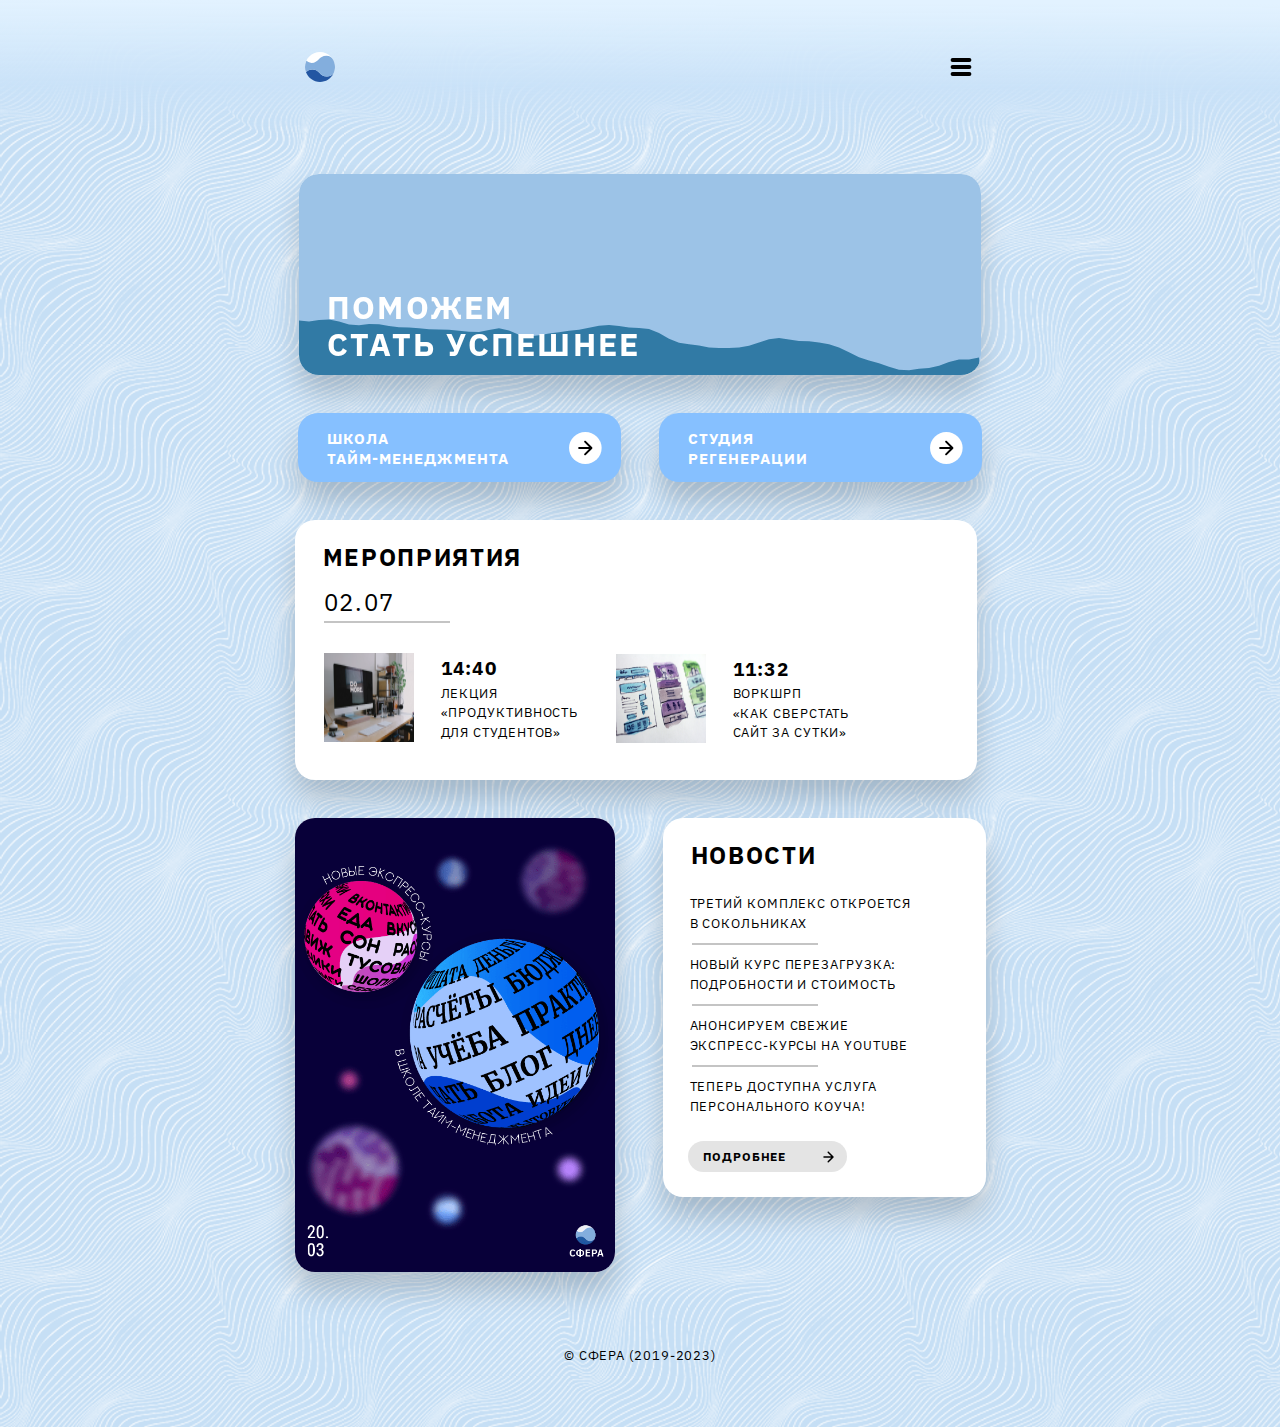
<file: index.html>
<!DOCTYPE HTML>
<html>
  <head>
    <meta http-equiv="Content-Type" content= "text/html; charset=utf-8">
    <meta name="viewport" content="width=device-width, initial-scale=1">
    <link rel="stylesheet" type="text/css" href="css/reset.css">
    <link rel="stylesheet" type="text/css" href="css/ui.css">
    <link rel="stylesheet" type="text/css" href="css/main.css">
    <link rel="stylesheet" type="text/css" href="css/bg-light.css">
    <link rel="stylesheet" href="css/swiper-min.css">
    <script src="js/swiper-min.js"></script>
    <script src="js/p5-min.js"></script>
  </head>
  <body>

    <!-- MENU WRAPPER -->
    <div id='menu-wrapper'>
      <div class='menu-container container'>
        <img onclick="unwrapMenu()" id='menu-cross' src='img/close.svg'/>
        <ul>
          <li>
            <a href='index.html'>ГЛАВНАЯ</a>
          </li>
          <li>
            <a href='school.html'>ШКОЛА</a>
          </li>
          <li>
            <a href='regen.html'>СТУДИЯ РЕГЕНЕРАЦИИ</a>
          </li>
        </ul>
        <div class='social-container'>
          <img src='img/social/vk.png'/>
          <img src='img/social/fb.png'/>
          <img src='img/social/twitter.png'/>
          <img src='img/social/call.png'/>
        </div>
      </div>
    </div>

    <!-- MENU -->

    <nav class='flmenu'>
      <div id= 'menu-content'>
        <a href='index.html'><img class='mobile-only' src='img/logo.svg'/></a>
        <a href='index.html'><img class='desktop-only' style=' height: 36px;' src='img/logo-big.svg'/></a>
        <img class='mobile-only' onclick="unwrapMenu()" style='float: right;' src='img/menu.svg'/>
        <img class='desktop-only' onclick="unwrapMenu()" style='float: right; height:23px;' src='img/menu-big.svg'/>
      </div>
    </nav>
    <div class='page'>
      <!-- INTRO -->

      <div class='container' id='intro'>
            <div id='canvas'>  <h1>ПОМОЖЕМ<br>СТАТЬ УСПЕШНЕЕ</h1></div>
      </div>

      <!-- BUTTONS -->

    <div class='button-flex'>
        <div class='button-big' onclick="window.location.href='school.html'">
          <img src='img/button_arrow_right.svg'/>
          <p>ШКОЛА<br>ТАЙМ-МЕНЕДЖМЕНТА</p>
        </div>
      </a>
        <div class='button-big' onclick="window.location.href='regen.html'">
          <img src='img/button_arrow_right.svg'/>
          <p>СТУДИЯ<br>РЕГЕНЕРАЦИИ</p>
        </div>
      </div>

      <!-- EVENTS -->

      <div class='desktop-flex'>
        <div class='container' id='event'>
          <h1>МЕРОПРИЯТИЯ</h1>
          <div class="double-flex">
            <div>
              <h2 class='date'>02.07</h2>
              <div class='divider'></div>
              <div class='event-content'>
                <img class="mobile-only" src="img/event/nomob.png"/>
                <div>
                  <h3>14:40</h3>
                  <p>ЛЕКЦИЯ «ПРОДУКТИВНОСТЬ ДЛЯ СТУДЕНТОВ»</p>
                  <img class="desktop-only" src="img/event/nomob2.png"/>
                </div>
              </div>
            </div>
            <div>
              <div class='samedate'></div>
              <div class='event-content'>
                <img class='mobile-only' src="img/event/nomob2.png"/>
                <div>
                  <h3>11:32</h3>
                  <p>ВОРКШРП <br>«КАК СВЕРСТАТЬ САЙТ ЗА СУТКИ» </p>
                  <img class="desktop-only" src="img/event/nomob3.png"/>
                </div>
              </div>
            </div>
            <div class='desktop-only'>
              <h2 class='date'>05.07</h2>
              <div class='divider'></div>
              <div class='event-content'>
                <img class='mobile-only' src="img/event/nomob3.png"/>
                <div>
                  <h3>08:25</h3>
                  <p>АНОНС НОВЫХ<br>ОНЛАЙН-КУРСОВ (ТРАНСЛЯЦИЯ)</p>
                  <img class="desktop-only" src="img/event/nomob.png"/>
                </div>
              </div>
            </div>
          </div>
        </div>
        <div class="double-flex">

          <!-- SLIDES -->

          <div class='container slider' onclick="window.location.href='https://vasileves.github.io/JS-poster/index.html';">
            <div class="swiper-container">
              <div class="swiper-wrapper">
                <div class="swiper-slide"><img src='img/posters/1.png'/></div>
                <div class="swiper-slide"><img src='img/posters/2.png'/></div>
                <div class="swiper-slide"><img src='img/posters/3.png'/></div>
                <div class="swiper-slide"><img src='img/posters/4.png'/></div>
                <div class="swiper-slide"><img src='img/posters/5.png'/></div>
                <div class="swiper-slide"><img src='img/posters/6.png'/></div>
                <div class="swiper-slide"><img src='img/posters/7.png'/></div>
                <div class="swiper-slide"><img src='img/posters/8.png'/></div>
                <div class="swiper-slide"><img src='img/posters/9.png'/></div>
                <div class="swiper-slide"><img src='img/posters/10.png'/></div>
              </div>
            </div>
          </div>

          <!-- NEWS -->

          <div class='container' id='news'>
            <h1>НОВОСТИ</h1>
            <div class='news-content'>
              <p>ТРЕТИЙ КОМПЛЕКС ОТКРОЕТСЯ <br>В СОКОЛЬНИКАХ</p>
              <div class='divider'></div>
              <p>НОВЫЙ КУРС ПЕРЕЗАГРУЗКА: <br>ПОДРОБНОСТИ И СТОИМОСТЬ</p>
              <div class='divider'></div>
              <p>АНОНСИРУЕМ СВЕЖИЕ<br>ЭКСПРЕСС-КУРСЫ НА YOUTUBE</p>
              <div class='divider'></div>
              <p>ТЕПЕРЬ ДОСТУПНА УСЛУГА<br>ПЕРСОНАЛЬНОГО КОУЧА!</p>
            </div>
            <div class='button-small'>
              <p>ПОДРОБНЕЕ</p>
              <img src=img/button-arrow.svg>
            </div>
          </div>
          <div>
          </div>
        </div>
      </div>
    </div>
    <footer>
      <p>© СФЕРА (2019-2023)</p>
    </footer>

    <!-- SCRIPTS -->

    <script type="text/javascript">
      var viewportWidth = window.innerWidth || document.documentElement.clientWidth;
      if (viewportWidth < 1399) {
      var mySwiper=new Swiper ('.swiper-container', {
      // Optional parameters
      direction: 'vertical',
      loop: true,

      // If we need pagination
      pagination: {
      el: '.swiper-pagination',
      },

      //autoplay and space
      width: 323,
      height: 452,

      speed: 2000,
      spaceBetween: 0,
      autoplay: {
      delay: 3000,
      disableOnInteraction: false,
      },


      })}
      else {
      var mySwiper=new Swiper ('.swiper-container', {
      // Optional parameters
      direction: 'vertical',
      loop: true,

      // If we need pagination
      pagination: {
      el: '.swiper-pagination',
      },

      //autoplay and space
      width: 225,
      height: 375,

      speed: 2000,
      spaceBetween: 0,
      autoplay: {
      delay: 3000,
      disableOnInteraction: false,
      },


      })}
    </script>
    <script type="text/javascript">
      function unwrapMenu() {
      var x = document.getElementById("menu-wrapper");
      if (x.style.display === "none") {
      x.style.display = "flex";
      } else {
      x.style.display = "none";
      }
      }
    </script>
        <script src="js/sketch.js"></script>
  </body>
</html>
</file>
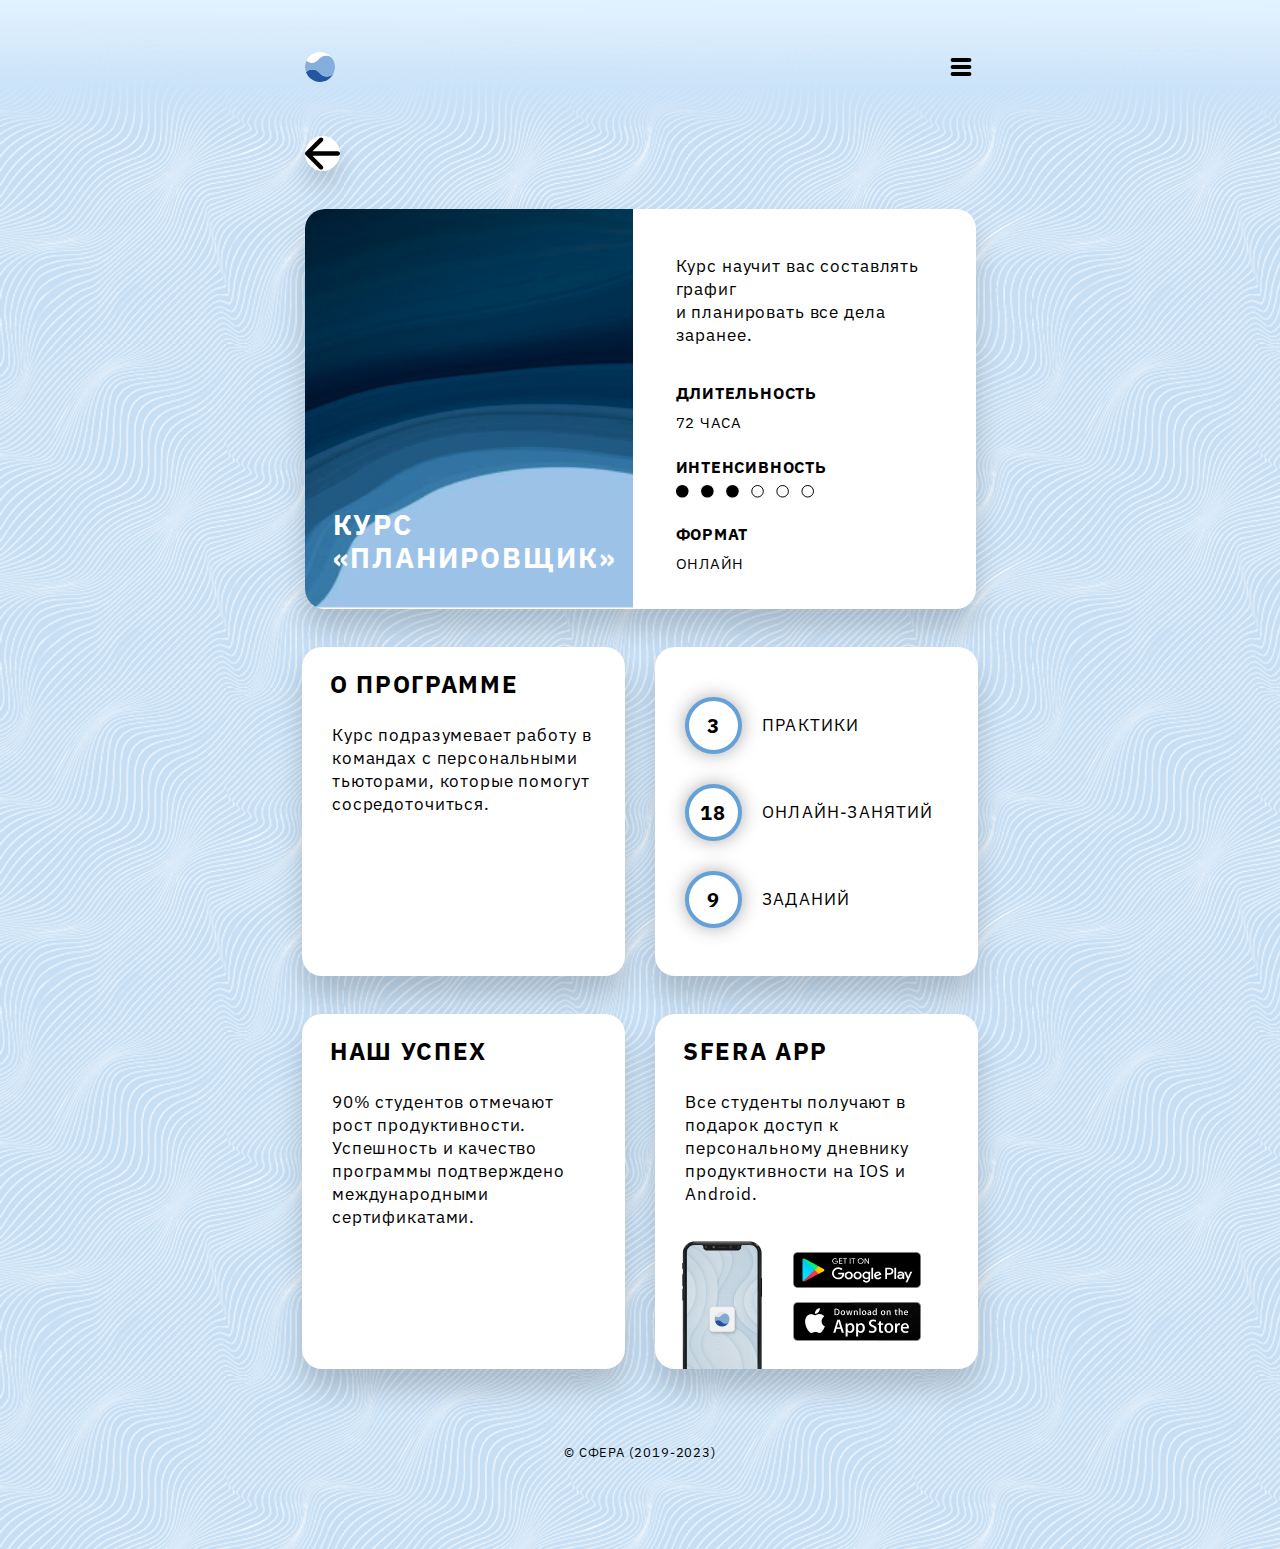
<file: prog-planner.html>
<!DOCTYPE HTML>
<html>
  <head>
    <meta http-equiv="Content-Type" content= "text/html; charset=utf-8">
    <meta name="viewport" content="width=device-width, initial-scale=1">
    <link rel="stylesheet" type="text/css" href="css/reset.css">
    <link rel="stylesheet" href="css/swiper.css">
    <link rel="stylesheet" href="css/swiper-min.css">
    <link rel="stylesheet" type="text/css" href="css/ui.css">
    <link rel="stylesheet" type="text/css" href="css/prog.css">
    <link rel="stylesheet" type="text/css" href="css/bg-light.css">
    <script src="js/swiper.js"></script>
    <script src="js/swiper-min.js"></script>
  </head>
  <body>
    <!-- MENU WRAPPER -->
    <div id='menu-wrapper'>
      <div class='menu-container container'>
        <img onclick="unwrapMenu()" id='menu-cross' src='img/close.svg'/>
        <ul>
          <li>
            <a href='index.html'>ГЛАВНАЯ</a>
          </li>
          <li>
            <a href='school.html'>ШКОЛА</a>
          </li>
          <li>
            <a href='regen.html'>СТУДИЯ РЕГЕНЕРАЦИИ</a>
          </li>
        </ul>
        <div class='social-container'>
          <img src='img/social/vk.png'/>
          <img src='img/social/fb.png'/>
          <img src='img/social/twitter.png'/>
          <img src='img/social/call.png'/>
        </div>
      </div>
    </div>

    <!-- MENU STICKY -->

    <nav class='flmenu'>
      <div id= 'menu-content'>
        <a href='index.html'><img class='mobile-only' src='img/logo.svg'/></a>
        <a href='index.html'><img class='desktop-only' style=' height: 36px;' src='img/logo-big-school.svg'/></a>
        <img class='mobile-only' onclick="unwrapMenu()" style='float: right;' src='img/menu.svg'/>
        <img class='desktop-only' onclick="unwrapMenu()" style='float: right; height:23px;' src='img/menu-big.svg'/>
      </div>
    </nav>


    <div class='page'>

    <div class='goback'onclick="history.back()" ><div><img src='img/back.svg'/></div></div>

    <!-- PROG-INTRO -->

    <div class='container' id="intro">
      <div class="double-flex">
      <div class='graphic'><h1>КУРС<br>«ПЛАНИРОВЩИК»</h1></div>
      <div id='prog-content'>
      <p id='prog-desc'>
        Курс научит вас составлять графиг <br>и планировать все дела заранее.
      </p>
      <div class='progmap-data-flex'>
        <div>
          <h2>ДЛИТЕЛЬНОСТЬ</h2>
          <p>72 ЧАСА</p>
        </div>
        <div>
          <h2>ИНТЕНСИВНОСТЬ</h2>
          <img class='rate' src='img/dotrate/rate3.svg'/>
      </div>
      <div>
        <h2>ФОРМАТ</h2>
        <p>ОНЛАЙН</p>
      </div>
      </div>
    </div>
    </div>
  </div>
  <div class='double-flex'>
    <!-- ABOUT -->
  <div class='container' id='about'>
    <h1>О ПРОГРАММЕ</h1>
    <p>Курс подразумевает работу в командах с персональными тьюторами, которые помогут сосредоточиться. </p>
  </div>
  <!-- ROUND NUMS -->
  <div class='container nums'>
    <div class='nums-content'>
    <div class='numframe'><p>3</p></div>
    <p>ПРАКТИКИ</p>
  </div>
  <div class='nums-content'>
  <div class='numframe'><p>18</p></div>
  <p>ОНЛАЙН-ЗАНЯТИЙ</p>
</div>
<div class='nums-content'>
<div class='numframe'><p>9</p></div>
<p>ЗАДАНИЙ</p>
</div>
  </div>
</div>
<div class='double-flex'>
  <!-- SUCCESS -->
  <div class="container app">
    <h1>НАШ УСПЕХ</h1>
    <p>90% студентов отмечают
рост продуктивности.
Успешность и качество программы подтверждено
международными сертификатами.</p>
  </div>
  <!-- APP -->
  <div class="container app">
    <h1>SFERA APP</h1>
    <p>Все студенты получают в подарок доступ к персональному дневнику продуктивности на IOS и Android.</p>
    <img id='phone' src='img/app/phone.png'/>
    <a href='https://play.google.com'><img id='google' src='img/app/google.png'/></a>
    <a href='https://www.apple.com/ru/ios/app-store/'><img id='apple' src='img/app/apple.png'/></a>
    </div>
</div>

<footer>
  <p>© СФЕРА (2019-2023)</p>
</footer>

  <!-- SCRIPTS -->
  <script type="text/javascript">
    function unwrapMenu() {
    var x = document.getElementById("menu-wrapper");
    if (x.style.display === "none") {
    x.style.display = "flex";
    } else {
    x.style.display = "none";
    }
    }

  </script>

  </body>
</html>
</file>
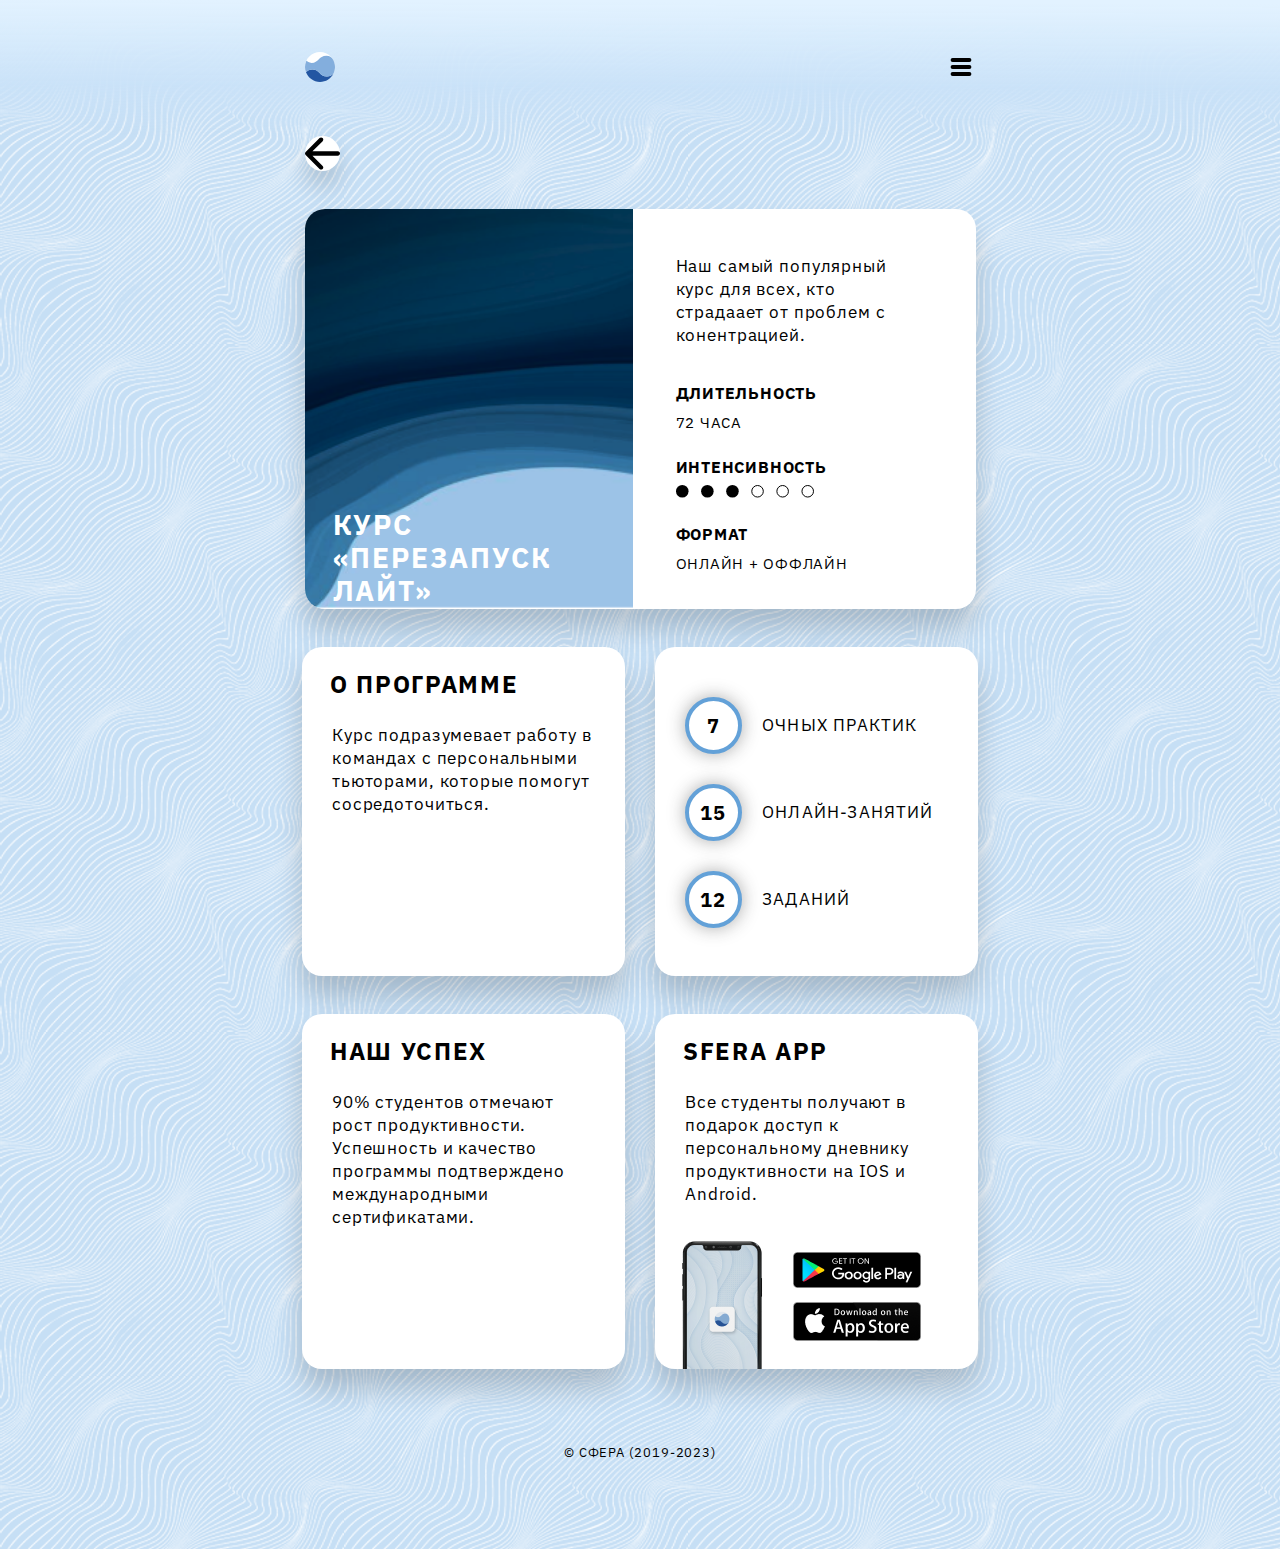
<file: prog-reboot-light.html>
<!DOCTYPE HTML>
<html>
  <head>
    <meta http-equiv="Content-Type" content= "text/html; charset=utf-8">
    <meta name="viewport" content="width=device-width, initial-scale=1">
    <link rel="stylesheet" type="text/css" href="css/reset.css">
    <link rel="stylesheet" href="css/swiper.css">
    <link rel="stylesheet" href="css/swiper-min.css">
    <link rel="stylesheet" type="text/css" href="css/ui.css">
    <link rel="stylesheet" type="text/css" href="css/prog.css">
    <link rel="stylesheet" type="text/css" href="css/bg-light.css">
    <script src="js/swiper.js"></script>
    <script src="js/swiper-min.js"></script>
  </head>
  <body>
    <!-- MENU WRAPPER -->
    <div id='menu-wrapper'>
      <div class='menu-container container'>
        <img onclick="unwrapMenu()" id='menu-cross' src='img/close.svg'/>
        <ul>
          <li>
            <a href='index.html'>ГЛАВНАЯ</a>
          </li>
          <li>
            <a href='school.html'>ШКОЛА</a>
          </li>
          <li>
            <a href='regen.html'>СТУДИЯ РЕГЕНЕРАЦИИ</a>
          </li>
        </ul>
        <div class='social-container'>
          <img src='img/social/vk.png'/>
          <img src='img/social/fb.png'/>
          <img src='img/social/twitter.png'/>
          <img src='img/social/call.png'/>
        </div>
      </div>
    </div>

    <!-- MENU STICKY -->

    <nav class='flmenu'>
      <div id= 'menu-content'>
        <a href='index.html'><img class='mobile-only' src='img/logo.svg'/></a>
        <a href='index.html'><img class='desktop-only' style=' height: 36px;' src='img/logo-big-school.svg'/></a>
        <img class='mobile-only' onclick="unwrapMenu()" style='float: right;' src='img/menu.svg'/>
        <img class='desktop-only' onclick="unwrapMenu()" style='float: right; height:23px;' src='img/menu-big.svg'/>
      </div>
    </nav>


    <div class='page'>

    <div class='goback'onclick="history.back()" ><div><img src='img/back.svg'/></div></div>

    <!-- PROG-INTRO -->

    <div class='container' id="intro">
      <div class="double-flex">
      <div class='graphic'><h1>КУРС<br>«ПЕРЕЗАПУСК ЛАЙТ»</h1></div>
      <div id='prog-content'>
      <p id='prog-desc'>
        Наш самый популярный курс для всех, кто страдаает от проблем с конентрацией.
      </p>
      <div class='progmap-data-flex'>
        <div>
          <h2>ДЛИТЕЛЬНОСТЬ</h2>
          <p>72 ЧАСА</p>
        </div>
        <div>
          <h2>ИНТЕНСИВНОСТЬ</h2>
          <img class='rate' src='img/dotrate/rate3.svg'/>
      </div>
      <div>
        <h2>ФОРМАТ</h2>
        <p>ОНЛАЙН + ОФФЛАЙН</p>
      </div>
      </div>
    </div>
    </div>
  </div>
  <div class='double-flex'>
    <!-- ABOUT -->
  <div class='container' id='about'>
    <h1>О ПРОГРАММЕ</h1>
    <p>Курс подразумевает работу в командах с персональными тьюторами, которые помогут сосредоточиться. </p>
  </div>
  <!-- ROUND NUMS -->
  <div class='container nums'>
    <div class='nums-content'>
    <div class='numframe'><p>7</p></div>
    <p>ОЧНЫХ ПРАКТИК</p>
  </div>
  <div class='nums-content'>
  <div class='numframe'><p>15</p></div>
  <p>ОНЛАЙН-ЗАНЯТИЙ</p>
</div>
<div class='nums-content'>
<div class='numframe'><p>12</div>
<p>ЗАДАНИЙ</p>
</div>
  </div>
</div>
<div class='double-flex'>
  <!-- SUCCESS -->
  <div class="container app">
    <h1>НАШ УСПЕХ</h1>
    <p>90% студентов отмечают
рост продуктивности.
Успешность и качество программы подтверждено
международными сертификатами.</p>
  </div>
  <!-- APP -->
  <div class="container app">
    <h1>SFERA APP</h1>
    <p>Все студенты получают в подарок доступ к персональному дневнику продуктивности на IOS и Android.</p>
    <img id='phone' src='img/app/phone.png'/>
    <a href='https://play.google.com'><img id='google' src='img/app/google.png'/></a>
    <a href='https://www.apple.com/ru/ios/app-store/'><img id='apple' src='img/app/apple.png'/></a>
    </div>
</div>

<footer>
  <p>© СФЕРА (2019-2023)</p>
</footer>

  <!-- SCRIPTS -->
  <script type="text/javascript">
    function unwrapMenu() {
    var x = document.getElementById("menu-wrapper");
    if (x.style.display === "none") {
    x.style.display = "flex";
    } else {
    x.style.display = "none";
    }
    }

  </script>

  </body>
</html>
</file>
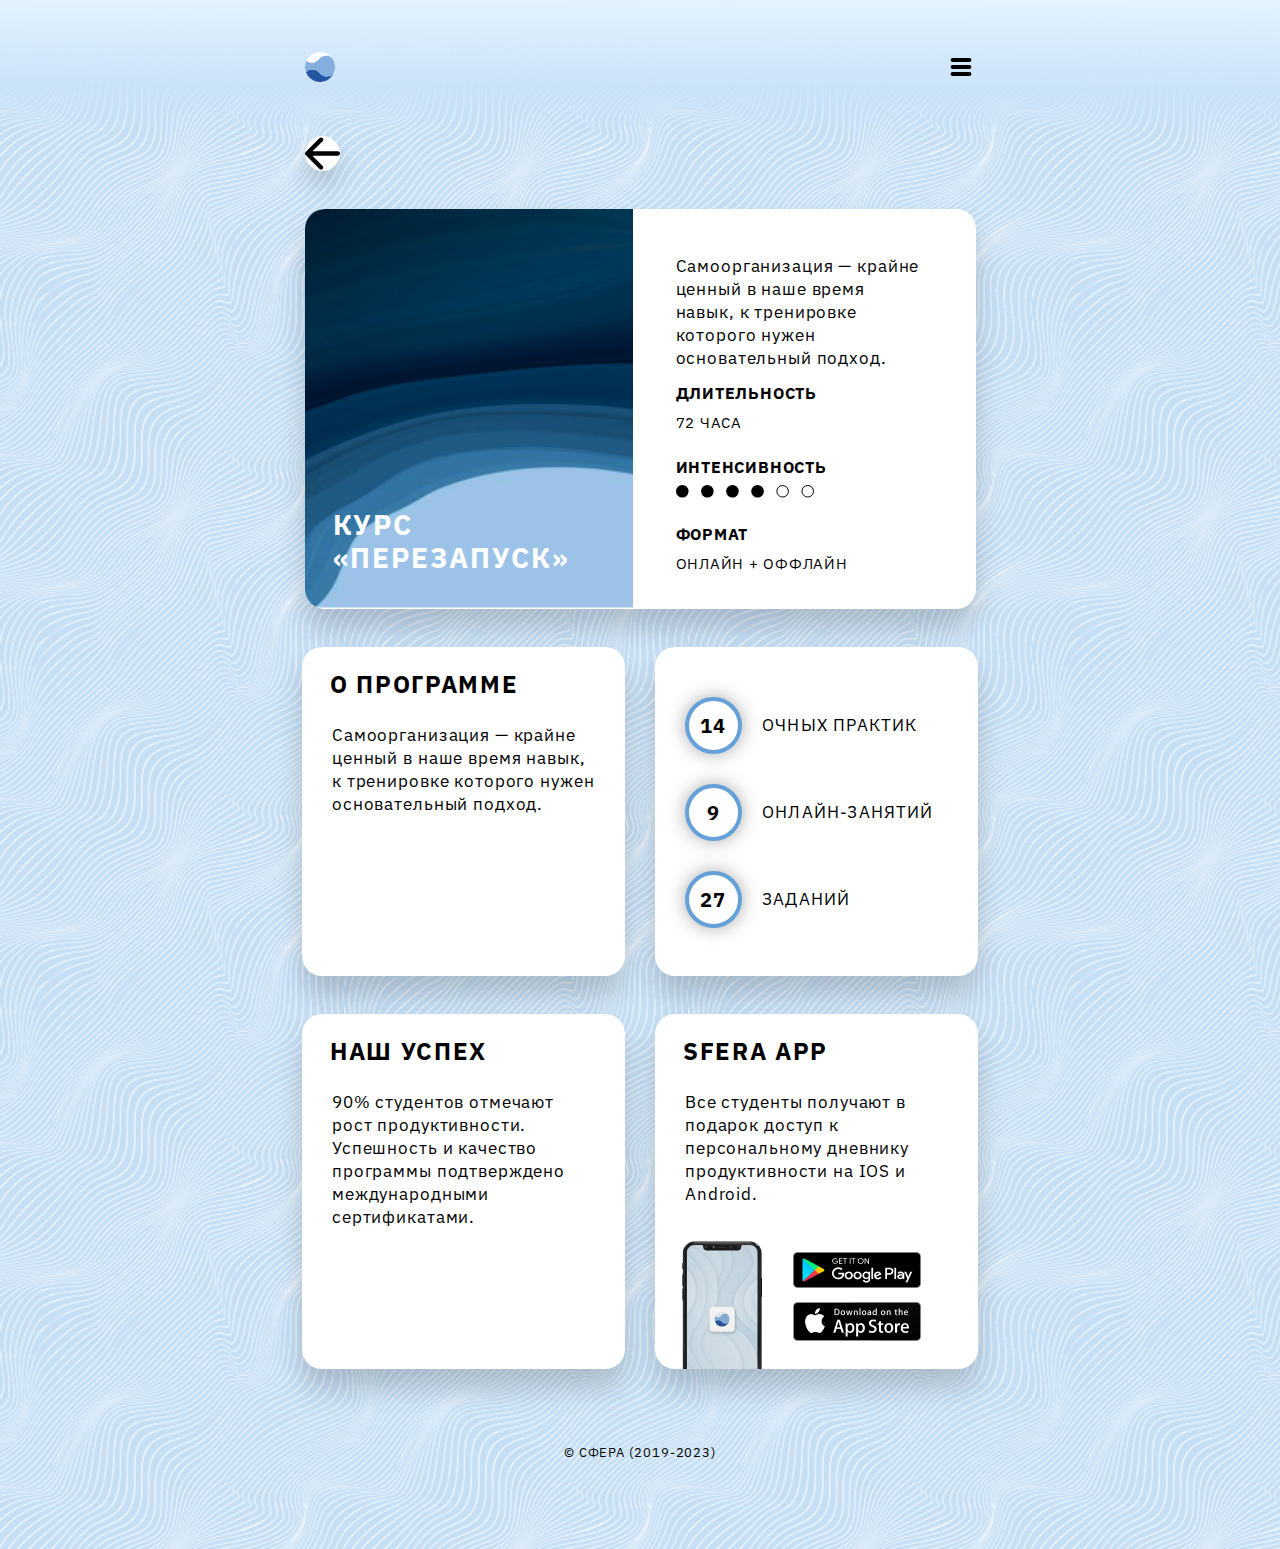
<file: prog-reboot2.html>
<!DOCTYPE HTML>
<html>
  <head>
    <meta http-equiv="Content-Type" content= "text/html; charset=utf-8">
    <meta name="viewport" content="width=device-width, initial-scale=1">
    <link rel="stylesheet" type="text/css" href="css/reset.css">
    <link rel="stylesheet" href="css/swiper.css">
    <link rel="stylesheet" href="css/swiper-min.css">
    <link rel="stylesheet" type="text/css" href="css/ui.css">
    <link rel="stylesheet" type="text/css" href="css/prog.css">
    <link rel="stylesheet" type="text/css" href="css/bg-light.css">
    <script src="js/swiper.js"></script>
    <script src="js/swiper-min.js"></script>
  </head>
  <body>
    <!-- MENU WRAPPER -->
    <div id='menu-wrapper'>
      <div class='menu-container container'>
        <img onclick="unwrapMenu()" id='menu-cross' src='img/close.svg'/>
        <ul>
          <li>
            <a href='index.html'>ГЛАВНАЯ</a>
          </li>
          <li>
            <a href='school.html'>ШКОЛА</a>
          </li>
          <li>
            <a href='regen.html'>СТУДИЯ РЕГЕНЕРАЦИИ</a>
          </li>
        </ul>
        <div class='social-container'>
          <img src='img/social/vk.png'/>
          <img src='img/social/fb.png'/>
          <img src='img/social/twitter.png'/>
          <img src='img/social/call.png'/>
        </div>
      </div>
    </div>

    <!-- MENU STICKY -->

    <nav class='flmenu'>
      <div id= 'menu-content'>
        <a href='index.html'><img class='mobile-only' src='img/logo.svg'/></a>
        <a href='index.html'><img class='desktop-only' style=' height: 36px;' src='img/logo-big-school.svg'/></a>
        <img class='mobile-only' onclick="unwrapMenu()" style='float: right;' src='img/menu.svg'/>
        <img class='desktop-only' onclick="unwrapMenu()" style='float: right; height:23px;' src='img/menu-big.svg'/>
      </div>
    </nav>


    <div class='page'>

    <div class='goback'onclick="history.back()" ><div><img src='img/back.svg'/></div></div>

    <!-- PROG-INTRO -->

    <div class='container' id="intro">
      <div class="double-flex">
      <div class='graphic'><h1>КУРС<br>«ПЕРЕЗАПУСК»</h1></div>
      <div id='prog-content'>
      <p id='prog-desc'>
        Самоорганизация — крайне ценный в наше время навык, к тренировке которого нужен основательный подход.
      </p>
      <div class='progmap-data-flex'>
        <div>
          <h2>ДЛИТЕЛЬНОСТЬ</h2>
          <p>72 ЧАСА</p>
        </div>
        <div>
          <h2>ИНТЕНСИВНОСТЬ</h2>
          <img class='rate' src='img/dotrate/rate4.svg'/>
      </div>
      <div>
        <h2>ФОРМАТ</h2>
        <p>ОНЛАЙН + ОФФЛАЙН</p>
      </div>
      </div>
    </div>
    </div>
  </div>
  <div class='double-flex'>
    <!-- ABOUT -->
  <div class='container' id='about'>
    <h1>О ПРОГРАММЕ</h1>
    <p>Самоорганизация — крайне ценный в наше время навык,
к тренировке которого нужен основательный подход.</p>
  </div>
  <!-- ROUND NUMS -->
  <div class='container nums'>
    <div class='nums-content'>
    <div class='numframe'><p>14</p></div>
    <p>ОЧНЫХ ПРАКТИК</p>
  </div>
  <div class='nums-content'>
  <div class='numframe'><p>9</p></div>
  <p>ОНЛАЙН-ЗАНЯТИЙ</p>
</div>
<div class='nums-content'>
<div class='numframe'><p>27</p></div>
<p>ЗАДАНИЙ</p>
</div>
  </div>
</div>
<div class='double-flex'>
  <!-- SUCCESS -->
  <div class="container app">
    <h1>НАШ УСПЕХ</h1>
    <p>90% студентов отмечают
рост продуктивности.
Успешность и качество программы подтверждено
международными сертификатами.</p>
  </div>
  <!-- APP -->
  <div class="container app">
    <h1>SFERA APP</h1>
    <p>Все студенты получают в подарок доступ к персональному дневнику продуктивности на IOS и Android.</p>
    <img id='phone' src='img/app/phone.png'/>
    <a href='https://play.google.com'><img id='google' src='img/app/google.png'/></a>
    <a href='https://www.apple.com/ru/ios/app-store/'><img id='apple' src='img/app/apple.png'/></a>
    </div>
</div>

<footer>
  <p>© СФЕРА (2019-2023)</p>
</footer>

  <!-- SCRIPTS -->
  <script type="text/javascript">
    function unwrapMenu() {
    var x = document.getElementById("menu-wrapper");
    if (x.style.display === "none") {
    x.style.display = "flex";
    } else {
    x.style.display = "none";
    }
    }

  </script>

  </body>
</html>
</file>
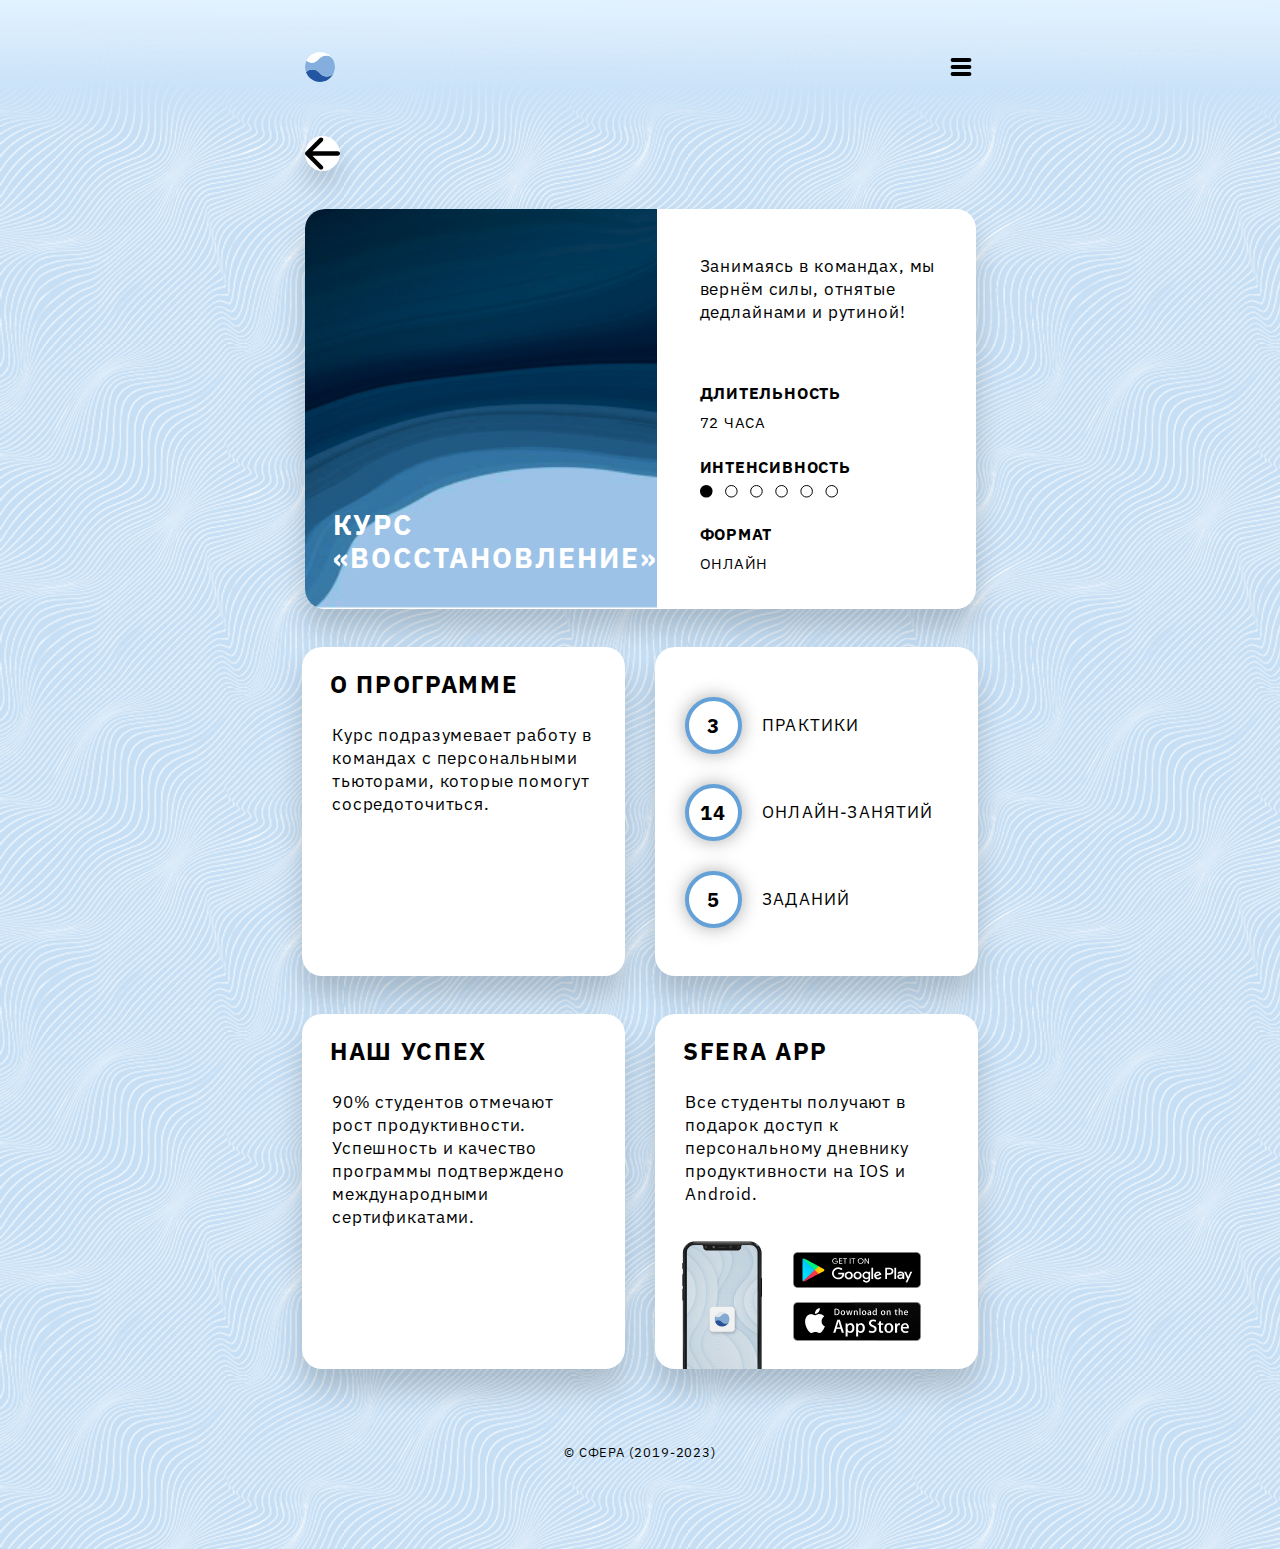
<file: prog-relax.html>
<!DOCTYPE HTML>
<html>
  <head>
    <meta http-equiv="Content-Type" content= "text/html; charset=utf-8">
    <meta name="viewport" content="width=device-width, initial-scale=1">
    <link rel="stylesheet" type="text/css" href="css/reset.css">
    <link rel="stylesheet" href="css/swiper.css">
    <link rel="stylesheet" href="css/swiper-min.css">
    <link rel="stylesheet" type="text/css" href="css/ui.css">
    <link rel="stylesheet" type="text/css" href="css/prog.css">
    <link rel="stylesheet" type="text/css" href="css/bg-light.css">
    <script src="js/swiper.js"></script>
    <script src="js/swiper-min.js"></script>
  </head>
  <body>
    <!-- MENU WRAPPER -->
    <div id='menu-wrapper'>
      <div class='menu-container container'>
        <img onclick="unwrapMenu()" id='menu-cross' src='img/close.svg'/>
        <ul>
          <li>
            <a href='index.html'>ГЛАВНАЯ</a>
          </li>
          <li>
            <a href='school.html'>ШКОЛА</a>
          </li>
          <li>
            <a href='regen.html'>СТУДИЯ РЕГЕНЕРАЦИИ</a>
          </li>
        </ul>
        <div class='social-container'>
          <img src='img/social/vk.png'/>
          <img src='img/social/fb.png'/>
          <img src='img/social/twitter.png'/>
          <img src='img/social/call.png'/>
        </div>
      </div>
    </div>

    <!-- MENU STICKY -->

    <nav class='flmenu'>
      <div id= 'menu-content'>
        <a href='index.html'><img class='mobile-only' src='img/logo.svg'/></a>
        <a href='index.html'><img class='desktop-only' style=' height: 36px;' src='img/logo-big-school.svg'/></a>
        <img class='mobile-only' onclick="unwrapMenu()" style='float: right;' src='img/menu.svg'/>
        <img class='desktop-only' onclick="unwrapMenu()" style='float: right; height:23px;' src='img/menu-big.svg'/>
      </div>
    </nav>


    <div class='page'>

    <div class='goback'onclick="history.back()" ><div><img src='img/back.svg'/></div></div>

    <!-- PROG-INTRO -->

    <div class='container' id="intro">
      <div class="double-flex">
      <div class='graphic'><h1>КУРС<br>«ВОССТАНОВЛЕНИЕ»</h1></div>
      <div id='prog-content'>
      <p id='prog-desc'>
        Занимаясь в командах, мы вернём силы, отнятые дедлайнами и рутиной!
      </p>
      <div class='progmap-data-flex'>
        <div>
          <h2>ДЛИТЕЛЬНОСТЬ</h2>
          <p>72 ЧАСА</p>
        </div>
        <div>
          <h2>ИНТЕНСИВНОСТЬ</h2>
          <img class='rate' src='img/dotrate/rate1.svg'/>
      </div>
      <div>
        <h2>ФОРМАТ</h2>
        <p>ОНЛАЙН</p>
      </div>
      </div>
    </div>
    </div>
  </div>
  <div class='double-flex'>
    <!-- ABOUT -->
  <div class='container' id='about'>
    <h1>О ПРОГРАММЕ</h1>
    <p>Курс подразумевает работу в командах с персональными тьюторами, которые помогут сосредоточиться. </p>
  </div>
  <!-- ROUND NUMS -->
  <div class='container nums'>
    <div class='nums-content'>
    <div class='numframe'><p>3</p></div>
    <p>ПРАКТИКИ</p>
  </div>
  <div class='nums-content'>
  <div class='numframe'><p>14</p></div>
  <p>ОНЛАЙН-ЗАНЯТИЙ</p>
</div>
<div class='nums-content'>
<div class='numframe'><p>5</div>
<p>ЗАДАНИЙ</p>
</div>
  </div>
</div>
<div class='double-flex'>
  <!-- SUCCESS -->
  <div class="container app">
    <h1>НАШ УСПЕХ</h1>
    <p>90% студентов отмечают
рост продуктивности.
Успешность и качество программы подтверждено
международными сертификатами.</p>
  </div>
  <!-- APP -->
  <div class="container app">
    <h1>SFERA APP</h1>
    <p>Все студенты получают в подарок доступ к персональному дневнику продуктивности на IOS и Android.</p>
    <img id='phone' src='img/app/phone.png'/>
    <a href='https://play.google.com'><img id='google' src='img/app/google.png'/></a>
    <a href='https://www.apple.com/ru/ios/app-store/'><img id='apple' src='img/app/apple.png'/></a>
    </div>
</div>

<footer>
  <p>© СФЕРА (2019-2023)</p>
</footer>

  <!-- SCRIPTS -->
  <script type="text/javascript">
    function unwrapMenu() {
    var x = document.getElementById("menu-wrapper");
    if (x.style.display === "none") {
    x.style.display = "flex";
    } else {
    x.style.display = "none";
    }
    }

  </script>

  </body>
</html>
</file>
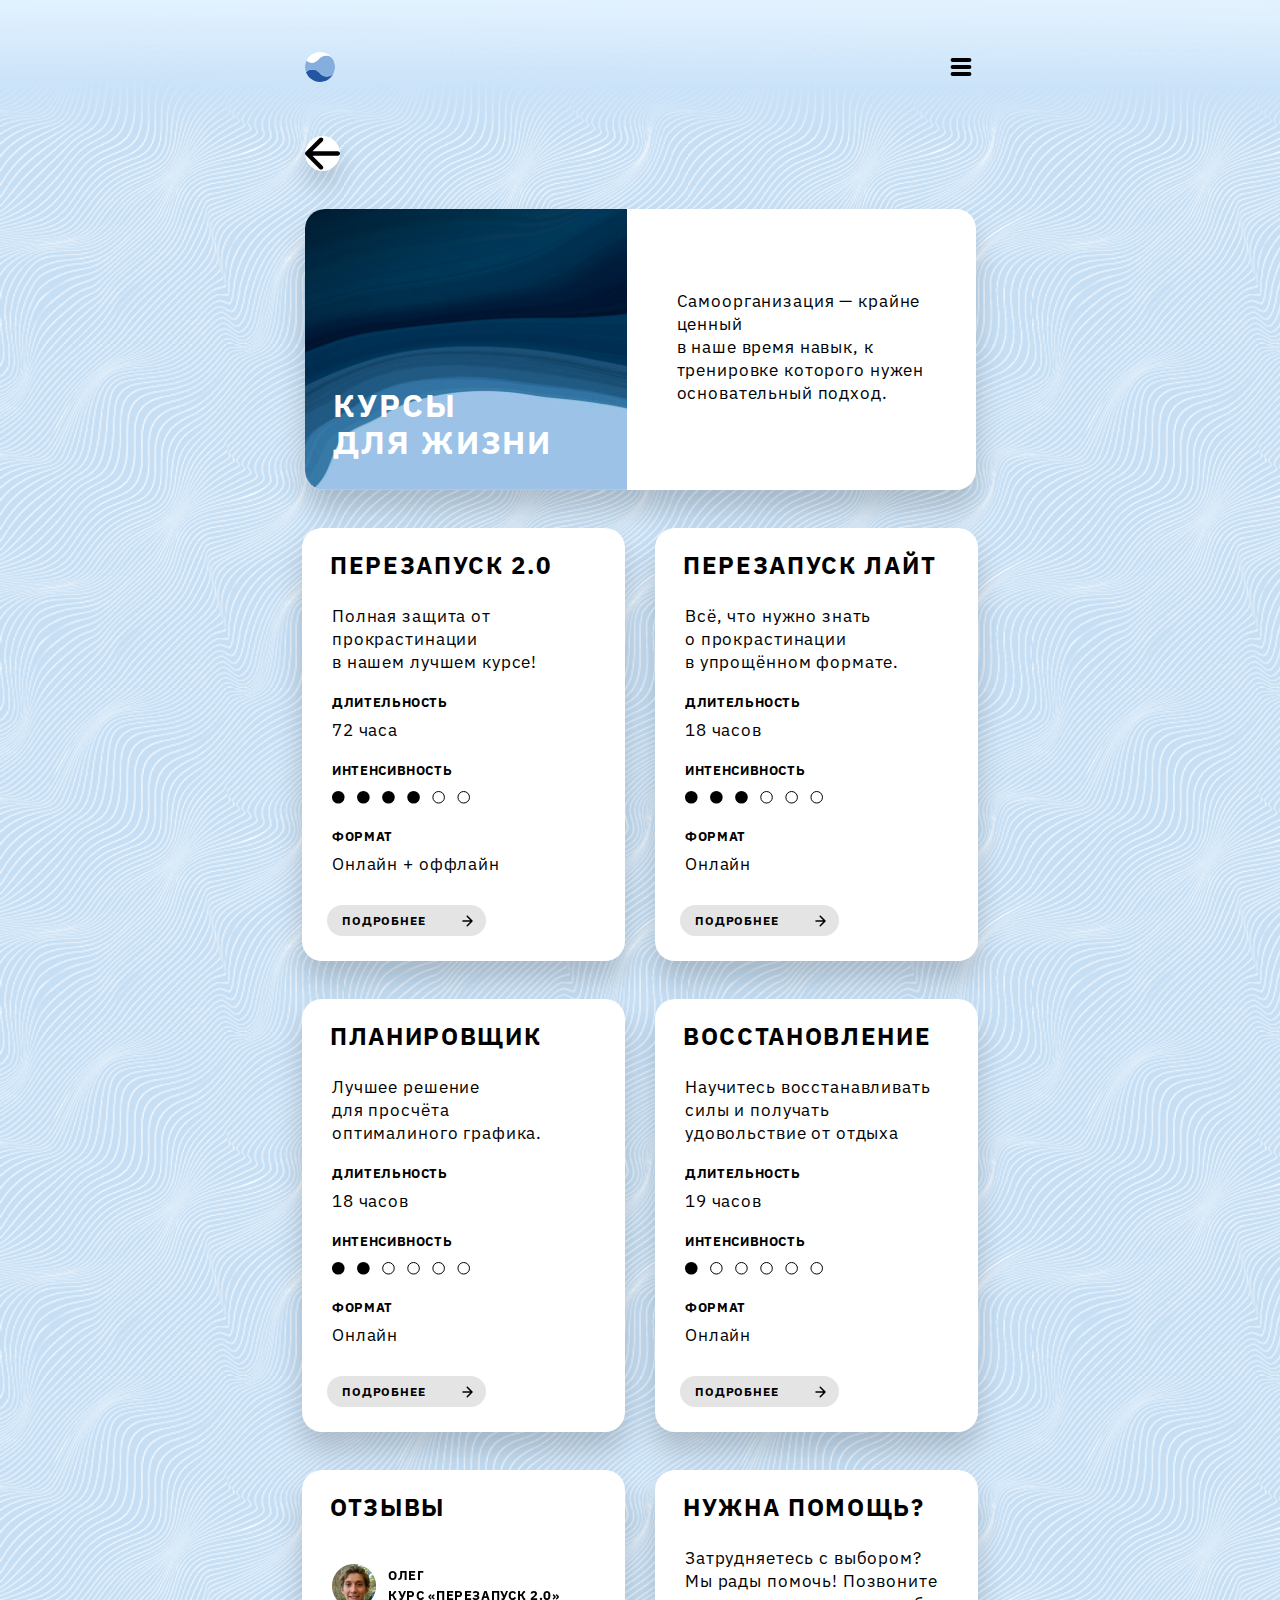
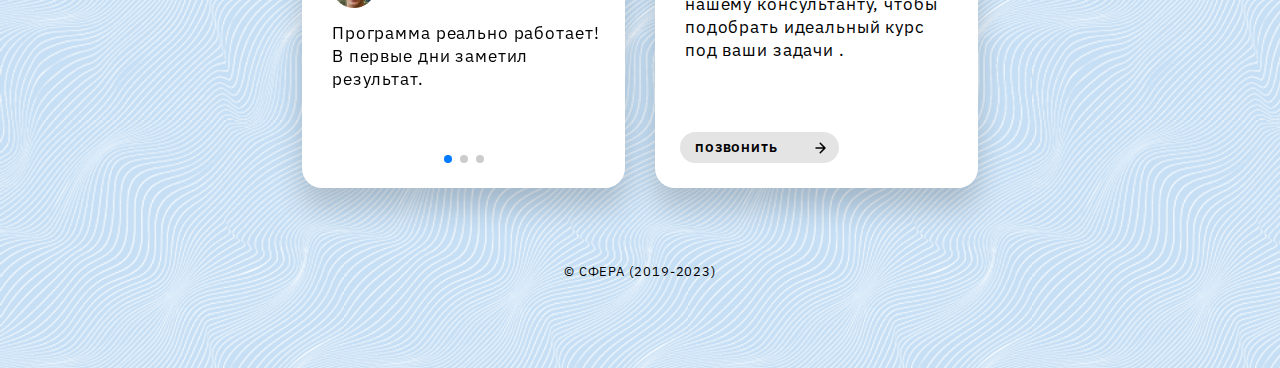
<file: school.html>
<!DOCTYPE HTML>
<html>
  <head>
    <meta http-equiv="Content-Type" content= "text/html; charset=utf-8">
    <meta name="viewport" content="width=device-width, initial-scale=1">
    <link rel="stylesheet" type="text/css" href="css/reset.css">
    <link rel="stylesheet" href="css/swiper.css">
    <link rel="stylesheet" href="css/swiper-min.css">
    <link rel="stylesheet" type="text/css" href="css/ui.css">
      <link rel="stylesheet" type="text/css" href="css/school.css">
    <link rel="stylesheet" type="text/css" href="css/bg-light.css">
    <script src="js/swiper.js"></script>
    <script src="js/swiper-min.js"></script>
  </head>
  <body>

    <!-- MENU WRAPPER -->

    <div id='menu-wrapper'>
      <div class='menu-container container'>
        <img onclick="unwrapMenu()" id='menu-cross' src='img/close.svg'/>
        <ul>
          <li>
            <a href='index.html'>ГЛАВНАЯ</a>
          </li>
          <li>
            <a href='school.html'>ШКОЛА</a>
          </li>
          <li>
            <a href='regen.html'>СТУДИЯ РЕГЕНЕРАЦИИ</a>
          </li>
        </ul>
        <div class='social-container'>
          <img src='img/social/vk.png'/>
          <img src='img/social/fb.png'/>
          <img src='img/social/twitter.png'/>
          <img src='img/social/call.png'/>
        </div>
      </div>
    </div>

    <!-- MENU STICKY -->

    <nav class='flmenu'>
      <div id= 'menu-content'>
        <a href='index.html'><img class='mobile-only' src='img/logo.svg'/></a>
        <a href='index.html'><img class='desktop-only' style=' height: 36px;' src='img/logo-big-school.svg'/></a>
        <img class='mobile-only' onclick="unwrapMenu()" style='float: right;' src='img/menu.svg'/>
        <img class='desktop-only' onclick="unwrapMenu()" style='float: right; height:23px;' src='img/menu-big.svg'/>
      </div>
    </nav>
    <div class='page'>
    <div class='goback'onclick="history.back()"><div><img src='img/back.svg'/></div></div>

      <!-- SCHOOL-INTRO -->

    <div class='container' id="intro">
      <div class="double-flex">
      <div class='graphic'><h1>КУРСЫ<br>ДЛЯ ЖИЗНИ</h1></div>
    <p>Самоорганизация — крайне ценный<br>в наше время навык,
к тренировке которого нужен основательный подход.
    </p>
    </div>
  </div>

    <!-- PROGMAPS -->
    <div class="double-flex">
      <div class="container progmap">
        <h1>ПЕРЕЗАПУСК 2.0</h1>
        <p>Полная защита от прокрастинации<br>в нашем лучшем курсе!</p>
              <div class="progmap-data-flex"><div>
        <h2>ДЛИТЕЛЬНОСТЬ</h2>
        <p>72 чаcа</p>
      </div><div>
        <h2>ИНТЕНСИВНОСТЬ</h2>
        <img class='rate' src='img/dotrate/rate4.svg'/>
      </div><div>
        <h2>ФОРМАТ</h2>
        <p>Онлайн + оффлайн</p>
      </div></div>
        <div class='button-small' onclick="window.location.href='prog-reboot2.html'">
          <p>ПОДРОБНЕЕ</p>
          <img src=img/button-arrow.svg>
        </div>
    </div>

    <div class="container progmap" onclick="window.location.href='prog-reboot-light.html'">
      <h1>ПЕРЕЗАПУСК ЛАЙТ</h1>
      <p>Всё, что нужно знать<br>о прокрастинации<br>в упрощённом формате.</p>
      <div class="progmap-data-flex">
        <div>
      <h2>ДЛИТЕЛЬНОСТЬ</h2>
      <p>18 часов</p>
    </div><div>
      <h2>ИНТЕНСИВНОСТЬ</h2>
      <img class='rate' src='img/dotrate/rate3.svg'/>
    </div><div>
      <h2>ФОРМАТ</h2>
      <p>Онлайн</p>
    </div>
  </div>
      <div class='button-small' onclick="window.location.href='prog-reboot-light.html">
        <p>ПОДРОБНЕЕ</p>
        <img src=img/button-arrow.svg>
      </div>
    </div>
  </div>
  <div class="double-flex">
    <div class="container progmap">
      <h1>ПЛАНИРОВЩИК</h1>
        <p>Лучшее решение<br> для просчёта<br>оптималиного графика.</p>
      <div class="progmap-data-flex">
        <div>
      <h2>ДЛИТЕЛЬНОСТЬ</h2>
      <p>18 часов</p>
    </div>
    <div>
      <h2>ИНТЕНСИВНОСТЬ</h2>
      <img class='rate' src='img/dotrate/rate2.svg'/>
    </div>
    <div>
      <h2>ФОРМАТ</h2>
      <p>Онлайн</p>
    </div>
  </div>
      <div class='button-small' onclick="window.location.href='prog-planner.html'">
        <p>ПОДРОБНЕЕ</p>
        <img src=img/button-arrow.svg>
      </div>
    </div>

    <div class="container progmap">
      <h1>ВОССТАНОВЛЕНИЕ</h1>
      <p>Научитесь восстанавливать силы и получать удовольствие от отдыха</p>
      <div class="progmap-data-flex">
      <div>
      <h2>ДЛИТЕЛЬНОСТЬ</h2>
      <p>19 часов</p>
    </div>
    <div>
      <h2>ИНТЕНСИВНОСТЬ</h2>
      <img class='rate' src='img/dotrate/rate1.svg'/>
    </div>
    <div>
      <h2>ФОРМАТ</h2>
      <p>Онлайн</p>
    </div>
  </div>
      <div class='button-small' onclick="window.location.href='prog-relax.html'">
        <p>ПОДРОБНЕЕ</p>
        <img src=img/button-arrow.svg>
      </div>
    </div>
  </div>

    <!-- REVIEWS -->
<div class="double-flex">
    <div class="container" id="review">
      <h1>ОТЗЫВЫ</h1>
      <div class="swiper-container">
          <!-- Additional required wrapper -->
          <div class="swiper-wrapper">
              <!-- Slides -->
              <div class="swiper-slide">
                  <div class="review-content">
                  <img src='img/profiles/profile1.png'/>
                  <h2>Олег<br>Курс «Перезапуск 2.0»</h2>
                  </div>
                <p>Программа реально работает! В первые дни заметил результат.</p>
              </div>
              <div class="swiper-slide">
                  <div class="review-content">
                  <img src='img/profiles/profile2.png'/>
                  <h2>Мария<br>Курс «Восстановление»</h2>
                  </div>
                <p>Безумно понравился подход. Не думала, что отдых -<br>это тоже навык!</p>
              </div>
              <div class="swiper-slide">
                  <div class="review-content">
                  <img src='img/profiles/profile3.png'/>
                  <h2>Александра<br>Курс «Планировщик»</h2>
                  </div>
                <p>С момента прохождения курса ни разу не пропустила дедлайны!</p>
              </div>
          </div>
          <div class="swiper-pagination"></div>
      </div>
    </div>

    <!-- TOTEST -->

    <div class="container" id="totest">
      <h1>НУЖНА ПОМОЩЬ?</h1>
      <p>Затрудняетесь с выбором?<br>Мы рады помочь! Позвоните нашему консультанту, чтобы подобрать идеальный курс под ваши задачи  .<br><br><br></p>
      <div class='button-small' onclick="window.location.href='tel:89151389133'">
        <p>ПОЗВОНИТЬ</p>
        <img src=img/button-arrow.svg>
      </div>
    </div>
</div>
    <!-- FOOTER -->
    <footer>
      <p>© СФЕРА (2019-2023)</p>
    </footer>

    <!-- SCRIPTS -->

    <script type="text/javascript">
      function unwrapMenu() {
      var x = document.getElementById("menu-wrapper");
      if (x.style.display === "none") {
      x.style.display = "flex";
      } else {
      x.style.display = "none";
      }
      }

    </script>

    <script type="text/javascript">
      var viewportWidth = window.innerWidth || document.documentElement.clientWidth;
      if (viewportWidth < 1399) {
      var mySwiper= new Swiper ('.swiper-container', {
      // Optional parameters
      loop: true,

      // If we need pagination
      pagination: {
      el: '.swiper-pagination',
      },

      //autoplay and space
      width: 300,
      height: 452,

      speed: 2000,
      spaceBetween: 0,
      autoplay: {
      delay: 3000,
      disableOnInteraction: false,
      },


      })}
      else {
      var mySwiper=new Swiper ('.swiper-container', {
      // Optional parameters
      loop: true,

      // If we need pagination
      pagination: {
      el: '.swiper-pagination',
      },

      //autoplay and space
      width: 300,
      height: 375,

      speed: 2000,
      spaceBetween: 150,
      autoplay: {
      delay: 3000,
      disableOnInteraction: false,
      },


      })}
    </script>
  </body>
</html>
</file>
<file: css/ui.css>
body {
  width: 100vw;
  margin-bottom: 25px;
}

a {
  color: black;
  text-decoration: none;
}

.double-flex {
  display: flex;
  align-items: center;
  justify-content: flex-start;
  flex-direction: column;
}

.flmenu {
  position: -webkit-sticky;
  position: sticky;
  top: -1.5rem;
  width: 100vw;
  height: 136px;
  z-index: 20;
  display: flex;
  align-items: center;
  justify-content: center;
  pointer-events: none;
}

#menu-wrapper {
  position: fixed;
  background-color: rgba(8, 30, 51, 0.9);
  width: 100vw;
  height: 100vh;
  z-index: 30;
  align-items: flex-start;
  justify-content: center;
  display: none;
  -webkit-animation: fadein 0.30s cubic-bezier(0.250, 0.460, 0.450, 0.940) both;
  animation: fadein 0.30s cubic-bezier(0.250, 0.460, 0.450, 0.940) both;
}

#menu-wrapper ul {
  margin-left: 25px;
  margin-top: 58px;
}

#menu-wrapper li {
  font-family: IBM Plex Sans;
  font-style: normal;
  font-weight: normal;
  font-size: 17px;
  line-height: 160.1%;
  letter-spacing: 0.07em;
  color: #000000;
  margin-bottom: 11px;
}

#menu-content {
  width: 323px;
  pointer-events: all;
}

.goback {
  width: 323px;
}

.goback > div {
  transition-duration: 0.5s;
  background-color: #fff;
  width: 35px;
  height: 35px;
  border-radius: 90pt;
  display: flex;
  align-content: center;
  justify-content: center;
  box-shadow: 0px 15px 25px rgba(0, 0, 0, 0.15);
}

.goback > div:hover {
  background-color: #F2F2F2;
  box-shadow: 0px 14px 13px rgba(0, 0, 0, 0.16);
}

.goback > div:active {
  background-color: #E4E4E4;
  transform: translateY(2px);
  box-shadow: 0px 11px 12px rgba(0, 0, 0, 0.2);
}

.social-container {
  padding-left: 20px;
  padding-top: 50px;
  padding-bottom: 25px;
}

.social-container img {
  box-shadow: 0px 18px 43px rgba(0, 0, 0, 0.16);
  margin-right: 21px;
  border-radius: 25pt;
}

#menu-cross {
  position: absolute;
  margin-left: 269px;
  margin-top: 15px;
}



.page {
  width: 100vw;
  display: flex;
  align-items: center;
  justify-content: flex-start;
  flex-direction: column;
}

.container {
  background-color: #ffff;
  border-radius: 20px;
  margin-top: 38px;
  width: 323px;
  min-height: 260px;
  max-height: 454px;
  overflow: hidden;
}

.menu-container {
  -webkit-animation: soft-zoom 0.30s cubic-bezier(0.250, 0.460, 0.450, 0.940) both;
  animation: soft-zoom 0.30s cubic-bezier(0.250, 0.460, 0.450, 0.940) both;
}

.container h1 {
  text-transform: uppercase;
  padding-top: 23px;
  padding-left: 28px;
  font-family: IBM Plex Sans;
  font-style: normal;
  font-weight: bold;
  font-size: 24px;
  line-height: 117.1%;
  letter-spacing: 0.07em;
  color: #000000;
}

.container p {
  font-family: IBM Plex Sans;
  font-style: normal;
  font-weight: normal;
  font-size: 13pt;
  line-height: 23px;
  letter-spacing: 0.05em;
  color: #000000;
}

.container > p {
  margin-left: 30px;
}

.button-big {
  margin-top: 38px;
  width: 323px;
  min-height: 69px;
  background: #86C0FF;
  border-radius: 20px;
}

.button-big img {
  position: absolute;
  margin-left: 271px;
  margin-top: 19px;
}

.button-big p {
  margin-top: 16px;
  margin-left: 29px;
  position: absolute;
  text-transform: uppercase;
  font-family: IBM Plex Sans;
  font-style: normal;
  font-weight: bold;
  font-size: 15px;
  line-height: 136.1%;
  letter-spacing: 0.07em;
  color: #FFFFFF;
  border-radius: 20px;
}

.button-small {
  width: 159px;
  height: 31px;
  margin-top: 25px;
  margin-left: 25px;
  top: 1553px;
  background: #E4E4E4;
  border-radius: 90px;
  margin-bottom: 25px;
  display: flex;
  align-items: center;
  justify-content: flex-start;
}

.button-small:hover {
  background-color: #D9DDE0;
}

.button-small:active {
  background-color: #C5C5C5;
}

.button-small p {
  flex: 1 1 auto;
  font-family: IBM Plex Sans;
  font-style: normal;
  font-weight: bold;
  font-size: 12px;
  line-height: 160.1%;
  letter-spacing: 0.07em;
  padding-left: 15px;
}

.button-small img {
  padding-right: 13px;
}

.button-small:hover img {
  padding-right: 8px;
}


.container, .button-big, .button-small, .button-small img {
  -webkit-transition-duration: 0.3s;
  transition-duration: 0.3s;
}

.container, .button-big {
  box-shadow: 0px 19px 29px rgba(0, 0, 0, 0.18);
}

.container:hover, .button-big:hover {
  box-shadow: 0px 11px 26px rgba(0, 0, 0, 0.23);
  /* transform: translateY(1px); */
}

.button-big:active {
  box-shadow: 0px 11px 12px rgba(0, 0, 0, 0.2);
  transform: translateY(5px);
}



footer p {
  font-family: IBM Plex Sans;
  font-weight: normal;
  font-size: 13px;
  line-height: 160.1%;
  text-align: center;
  letter-spacing: 0.07em;
  margin-top: 74px;
  margin-bottom: 60px;
}

#intro h1{
    font-size: 22px;
}

/* MOBILE */

@media only screen and (max-device-width : 768px) {

  .container h1 {
    font-family: IBM Plex Sans;
    font-style: normal;
    font-weight: bold;
    font-size: 17px;
    line-height: 140%;
    letter-spacing: 0.07em;
    color: #000000;
  }

}


/* TABLET */

@media only screen and (min-device-width : 768px) and (max-device-width : 1366px) {
    .double-flex {
      display: flex;
      align-items:flex-start;
      justify-content: flex-start;
      flex-direction: row;
    }

    .goback {
      width: 671px;
    }


    #menu-content {
      width: 671px;
    }
    .double-flex .container:nth-of-type(2) {
      margin-left: 10px;
    }
}


/* DESKTOP */

  @media only screen and (min-device-width : 1366px) {

      .double-flex {
        display: flex;
        align-items:flex-start;
        justify-content: flex-start;
        flex-direction: row;
      }

      .desktop-flex {
        display: flex;
        align-items:flex-start;
        justify-content: flex-start;
        flex-direction: row;
      }

      .page {
        width: 1303px;
        margin: auto;
        display: flex;
        align-items: flex-start;
        justify-content: flex-start;
        flex-direction: column;
      }

      .double-flex .container:nth-of-type(2) {
        margin-left: 38px;
      }

      #menu-content {
        width: 1305px;
      }

      .mobile-only, .mobile-phone-only {
        display: none;
      }

    }
</file>
<file: css/main.css>
@import url('https://fonts.googleapis.com/css2?family=IBM+Plex+Sans:wght@400;700&display=swap');

*{
  -moz-user-select: none; /* Mozilla Firefox */
  -ms-user-select: none; /* Internet Explorer (не поддерживается) */
  -o-user-select: none; /* Opera Presto (не поддерживается) */
  -webkit-user-select: none; /* Google Chrome, Opera Next, Safari */
}

.slider {
  width: 320px;
  min-height: 440px;
  overflow: hidden;
  border-radius: 20px;
}

.slider:active {
  transform: scale(0.95);
}

.swiper-container img {
  transform: translateX(-2px);
  width: 325px;
  height: 453px;
}



.swiper-wrapper {
    border-radius: 20px;
    overflow: hidden;
}

.divider {
  width: 126px;
  height: 2px;
  margin-left: 29px;
  background-color: #C4C4C4;
}

.news-content .divider {
  margin: 10px 0 10px 29px;
}


.date {
  font-family: IBM Plex Sans;
  font-style: normal;
  font-weight: normal;
  font-size: 24px;
  line-height: 160.1%;
  letter-spacing: 0.07em;
  margin-left: 29px;
  margin-top: 12px;
}

.event-content img {
  display: block;
  width: 90px;
  display: inline-inline-block;
}

.event-content h3 {
  display: block;
  font-family: IBM Plex Sans;
  font-style: normal;
  font-weight: bold;
  font-size: 19px;
  line-height: 160.1%;
  letter-spacing: 0.07em;
}

.news-content {
  margin-top: 25px;
  margin-bottom: 25px;
}

.samedate {
  width: 126px;
  height: 53px;
}

.event-content p, .news-content p {
  display: block;
  font-family: IBM Plex Sans;
  font-style: normal;
  font-weight: normal;
  font-size: 13px;
  line-height: 150%;
  letter-spacing: 0.07em;
  width: 146px;
}

.news-content p {
  width: 263px;
  display: inline-block;
  margin-left: 27px;
}

.event-content {
  display: flex;
  margin-top: 19px;
  margin-bottom: 25px;
  margin-left: 29px;
}


#intro {
  background-size: 100%;
  min-height: 137px;
}

#intro h1 {
  color: #fff;
  padding-top: 68px;
  z-index: 10;
  position: absolute;
}





/* MOBILE */

@media only screen and (max-device-width : 768px) {
  img.desktop-only, .desktop-only, .samedate {
    display: none;
  }

  .date {
    font-size: 15pt;
  }

  #event .double-flex {
    align-items: flex-start;
  }

  #INTRO {
  max-height: 137px;
  min-height: 137px;
  overflow: hidden;
  }

  .divider {
  margin-bottom: 30px;
  }
  .event-content {
    margin-top: 0px;
  }

  .event-content h3, .event-content p {
    margin-left: 27px;
  }

}


/* TABLET */

@media only screen and (min-device-width : 768px) and (max-device-width : 1366px) {

  #intro, #canvas {
    width: 682px;
    height: 201px;
  }

    .button-big:first-of-type, .slider {
      margin-right: 38px;
    }

    .button-flex {
      display: flex;
      align-items:flex-start;
      justify-content: flex-start;
      flex-direction: row;
    }

    #event {
        width: 682px;
      }

    #intro h1 {
      padding-top: 115px;
      font-size: 32px;
    }

    .event-content {
      margin-top: 30px;
    }

    .event-content h3, .event-content p {
      margin-left: 27px;
    }

    .double-flex {
      display: flex;
      align-items:flex-start;
      justify-content: flex-start;
      flex-direction: row;
    }




    img.desktop-only, .desktop-only {
      display: none;
    }


  }

/* DESKTOP */

  @media only screen and (min-device-width : 1366px) {
    #intro, #canvas {
      width: 1305px;
      height: 299px;
    }

      .button-big:first-of-type, .slider {
        margin-right: 38px;
      }

      #event {
          width: 683px;
          height: 375px;
        }


        .event-content p {
          width: 178px;
          height: 55px;
        }

        .event-content img.desktop-only {
          margin-top: 22px;
          width: 178px;
          height: 115px;
          margin-right: 13px;
        }

      .double-flex {
        display: flex;
        align-items:flex-start;
        justify-content: flex-start;
        flex-direction: row;
      }

      .button-flex {
        display: flex;
        align-items:flex-start;
        justify-content: flex-start;
        flex-direction: row;
      }

      .desktop-flex {
        display: flex;
        align-items:flex-start;
        justify-content: flex-start;
        flex-direction: row;
      }

      .page {
        width: 1305px;
        margin: auto;
        display: flex;
        align-items: flex-start;
        justify-content: flex-start;
        flex-direction: column;
      }

      #intro h1 {
        padding-top: 175px;
        font-size: 42px;
      }

      #news {
        width: 321px;
        max-height: 454px;
        margin-left: 0px;
      }

      #news-content p {
        width: 305px;
      }



      .slider {
        width: 225px;
        min-height: 302px;
        max-height: 375px;
        overflow: hidden;
        border-radius: 20px;
      }

      .swiper-container img {
        transform: translateX(-2px);
        width: 228px;
        height: 375px;
      }

      .double-flex:nth-of-type(2) {
        margin-left: 38px;
      }

      img.mobile-only {
        display: none;
      }

    }







/* ANIMATIONS */

@-webkit-keyframes soft-zoom {
  0% {
    -webkit-transform: translateY(0);
            transform: translateY(0);
            opacity: 0;
  }
  100% {
    -webkit-transform: translateY(100px);
            transform: translateY(100px);
            opacity: 1;
  }
}

@keyframes soft-zoom {
  0% {
    -webkit-transform: scale(1.2);
            transform: scale(1.2);
            opacity: 0;
            -webkit-opacity: 0;
  }
  100% {
      -webkit-transform: scale(1);
            transform: scale(1);
            opacity: 1;
            -webkit-opacity: 1;
  }
}

@keyframes fadein {
  0% {
            opacity: 0;
            -webkit-opacity: 0;
  }
  100% {
            opacity: 1;
            -webkit-opacity: 1;
  }
}
</file>
<file: css/bg-light.css>
body {
  background-color: #c6dff5;
  /* background-size: 110%; */
  background-image: url(../img/bg.png);
  background-repeat: repeat;
}


.flmenu {
  background: linear-gradient(180.21deg, #E2F2FF 3.08%, rgba(202, 226, 248, 0.95) 62.85%, rgba(209, 234, 255, 0) 99.5%);
}
</file>
<file: css/prog.css>
@import url('https://fonts.googleapis.com/css2?family=IBM+Plex+Sans:wght@400;700&display=swap');

*{
  -moz-user-select: none; /* Mozilla Firefox */
  -ms-user-select: none; /* Internet Explorer (не поддерживается) */
  -o-user-select: none; /* Opera Presto (не поддерживается) */
  -webkit-user-select: none; /* Google Chrome, Opera Next, Safari */
}

.graphic {
  width: 352px;
  height: 137px;
  background-image:url(../img/rect.png);
  background-size: cover;
  float: right;
}

#intro h1 {
  color: #fff;
  padding-top: 68px;
  line-height: 117.1%;
}


.container h1 {
  margin-bottom: 25px;
}

.container > p, .progmap-data-flex p {
  width: 263px;
  font-size: 13pt;

}

.intro p {
  width: 263px;
}

.container > h2, .progmap-data-flex h2 {
  font-family: IBM Plex Sans;
  font-style: normal;
  font-weight: bold;
  font-size: 13px;
  line-height: 20px;
  letter-spacing: 0.05em;
  color: #000000;
}



.progmap-data-flex h2 {
  font-family: IBM Plex Sans;
  font-style: normal;
  font-weight: bold;
  font-size: 12pt;
  line-height: 20px;
  letter-spacing: 0.05em;
  color: #000000;
  margin-bottom: 13px;
}

.progmap-data-flex p {
  font-size: 15px;
  text-transform: uppercase;
}

.progmap-data-flex > div {
  margin-right: 90px;
}

.progmap-data-flex {
  display: flex;
  justify-content: flex-start;
  flex-direction: column;
  margin-top: 15px;
  margin-left: 0;
}

#prog-content {
  margin-left: 50px;
}

#prog-desc {
  font-size: 13pt;
  width: 290px;
  height: 100px;
  margin-left: 50px;
}

#intro .double-flex {
align-items: center;
}


#phone {
  position: absolute;
  margin-left: 12px;
  margin-top: 24px;
}

#google {
  position: absolute;
  margin-left: 138px;
  margin-top: 47px;
}

#apple {
  position: absolute;
  margin-left: 138px;
  margin-top: 97px;
}

.app:nth-of-type(2) {
  height: 355px;
}


/* PHONE */

@media only screen and (max-device-width : 768px) {
  img.desktop-only, .desktop-only {
    display: none;
  }

  #intro {
    min-height: 520px;
    max-height: 520px;
  }

  #intro h1 {
    margin-left: 15px;
  }

  .progmap-data-flex > div {
    margin-bottom: 18px;
  }

  .progmap-data-flex > h2 {
    margin-top: 10px;
  }

  .progmap-data-flex {
    flex-direction: column;
    width: 323px;
    height: 170px;
    margin-top: 0;
  }

  #prog-desc {
    font-size: 13pt;
    width: 270px;
    height: 103px;
    margin-left: 0;
    margin-top: 35px;
  }

  .nums, .numframe {
    display: flex;
    flex-direction: column;
    align-items: flex-start;
  }

  .nums {
    padding-top: 20px;
    padding-bottom: 48px;
  }

  .nums-content {
    margin-top: 30px;
  }

  .nums-content > p {
    margin-left: 20px;
    font-family: IBM Plex Sans;
    font-style: normal;
    font-weight: normal;
    font-size: 17px;
    line-height: 130.1%;
    letter-spacing: 0.07em;
    color: #000000;
  }

  .numframe {
    width: 49px;
    height: 49px;
    left: 429px;
    top: 598px;
    margin-left: 30px;
    background: #FFFFFF;
    border-radius: 90pt;
    border: 4px solid #63A1D8;
    box-shadow: 0px 0px 18px rgba(46, 46, 46, 0.4);
  }

  .numframe p {
  margin: auto;
  font-family: IBM Plex Sans;
  font-style: normal;
  font-weight: bold;
  font-size: 20px;
  line-height: 149.1%;
  display: flex;
  align-items: center;
  text-align: center;
  letter-spacing: 0.07em;
  color: #000000;
  width: auto;
  }

.nums-content {
    display: flex;
    flex-direction: row;
    align-items: center;
    justify-content: center;
  }
}


/* TABLET */

@media only screen and (min-device-width : 768px) and (max-device-width : 1366px) {
  img.desktop-only, .desktop-only {
    display: none;
  }
  .double-flex .container:first-of-type {
    margin-right: 20px;
  }

  #intro {
    width: 671px;
    height: 400px;
  }

  #prog-content {
    margin-left: 43px;
    width: 300px;
  }

  #prog-desc {
    font-size: 13pt;
    width: 250px;
    height: 121px;
    margin-left: 0;
    margin-top: 25px;
  }

  .app {
    height: 355px;
  }

  #about {
    height: 329px;
  }

  #intro h1 {
    padding-top: 300px;
    font-size: 21pt;
  }

  .progmap-data-flex h2 {
    margin-bottom: 8px;
    margin-top: 8px;
  }

  .graphic {
    height: 400px;
  }

  .progmap-data-flex {
    flex-direction: column;
    margin-top: 0;
  }

  .progmap-data-flex div {
    margin-bottom: 15px;
  }

  .nums, .numframe {
    display: flex;
    flex-direction: column;
    align-items: flex-start;
  }

  .nums {
    padding-top: 20px;
    padding-bottom: 48px;
  }

  .nums-content {
    margin-top: 30px;
  }

  .nums-content > p {
    margin-left: 20px;
    font-family: IBM Plex Sans;
    font-style: normal;
    font-weight: normal;
    font-size: 17px;
    line-height: 130.1%;
    letter-spacing: 0.07em;
    color: #000000;
  }

  .numframe {
    width: 49px;
    height: 49px;
    left: 429px;
    top: 598px;
    margin-left: 30px;
    background: #FFFFFF;
    border-radius: 90pt;
    border: 4px solid #63A1D8;
    box-shadow: 0px 0px 18px rgba(46, 46, 46, 0.4);
  }

  .numframe p {
  margin: auto;
  font-family: IBM Plex Sans;
  font-style: normal;
  font-weight: bold;
  font-size: 20px;
  line-height: 149.1%;
  display: flex;
  align-items: center;
  text-align: center;
  letter-spacing: 0.07em;
  color: #000000;
  width: auto;
  }

.nums-content {
    display: flex;
    flex-direction: row;
    align-items: center;
    justify-content: center;
  }

}

/* DESKTOP */

  @media only screen and (min-device-width : 1366px) {
    #intro {
      width: 1305px;
      height: 341px;
    }

    #intro h1 {
      padding-top: 210px;
      font-size: 42px;
    }

    #prog-content {
      margin-left: 50px;
    }

    #prog-desc {
      font-size: 13pt;
      width: 400px;
      height: 139px;
      margin-left: 0;
    }

    .app {
      height: 355px;
    }

    .graphic {
      width: 630px;
      height:344px;
    }

    .progmap {
      width: 633px;
      height: 333px;
    }

    .progmap-data-flex {
      flex-direction: row;
    }

    container > p, .progmap-data-flex p {
      width: 150px;
    }

    footer {
      width: 1305px;
    }

    .nums, .numframe {
      display: flex;
      flex-direction: row;
      align-items: center;
      justify-content: center;
    }

    .nums {
      width: 943px;
      height: 260px;
    }


    .nums-content > p {
      margin-left: 20px;
      font-family: IBM Plex Sans;
      font-style: normal;
      font-weight: normal;
      font-size: 15pt;
      line-height: 130.1%;
      letter-spacing: 0.07em;
      color: #000000;
    }

    .numframe {
      width: 72px;
      height: 72px;
      background: #FFFFFF;
      border-radius: 90pt;
      border: 4px solid #63A1D8;
      box-shadow: 0px 0px 18px rgba(46, 46, 46, 0.4);
      -webkit-animation: numfade 1.1s both;
        animation: numfade 1.1s both;
    }

    .numframe p {
    margin: auto;
    font-family: IBM Plex Sans;
    font-style: normal;
    font-weight: bold;
    font-size: 24pt;
    line-height: 149.1%;
    display: flex;
    align-items: center;
    text-align: center;
    letter-spacing: 0.07em;
    color: #000000;
    width: auto;
    margin-right:
    }

  .nums-content {
      display: flex;
      flex-direction: row;
      align-items: center;
      justify-content: center;
      margin-right: 30px;
    }

  }









/* ANIMATIONS */

@-webkit-keyframes soft-zoom {
  0% {
    -webkit-transform: translateY(0);
            transform: translateY(0);
            opacity: 0;
  }
  100% {
    -webkit-transform: translateY(100px);
            transform: translateY(100px);
            opacity: 1;
  }
}

@keyframes soft-zoom {
  0% {
    -webkit-transform: scale(1.2);
            transform: scale(1.2);
            opacity: 0;
            -webkit-opacity: 0;
  }
  100% {
      -webkit-transform: scale(1);
            transform: scale(1);
            opacity: 1;
            -webkit-opacity: 1;
  }
}

@keyframes fadein {
  0% {
            opacity: 0;
            -webkit-opacity: 0;
  }
  100% {
            opacity: 1;
            -webkit-opacity: 1;
  }
}


@keyframes numfade {
  0% {
            -webkit-box-shadow: 0px 0px 0px #ffff;
            box-shadow: 0px 0px 0px #ffff;
            -webkit-opacity: 0;
            opacity: 0;
            transform: translateY(10px);
            -webkit-transform: translateY(10px);

  }
  100% {
            -webkit-box-shadow: 0px 0px 18px rgba(46, 46, 46, 0.4);
            box-shadow: 0px 0px 18px rgba(46, 46, 46, 0.4);
            -webkit-opacity: 0;
            opacity: 1;
            transform: translateY(0);
            -webkit-transform: translateY(0);

  }
}
</file>
<file: css/school.css>
@import url('https://fonts.googleapis.com/css2?family=IBM+Plex+Sans:wght@400;700&display=swap');

*{
  -moz-user-select: none; /* Mozilla Firefox */
  -ms-user-select: none; /* Internet Explorer (не поддерживается) */
  -o-user-select: none; /* Opera Presto (не поддерживается) */
  -webkit-user-select: none; /* Google Chrome, Opera Next, Safari */
}

.graphic {
  width: 322px;
  height: 137px;
  background-image:url(../img/rect.png);
  background-size: cover;
}

#intro h1 {
  color: #fff;
  padding-top: 68px;
  line-height: 117.1%;
}


#intro p {
  margin: 30px 30px 30px 30px;
  width: 263px;

}

.container h1 {
  margin-bottom: 25px;
}

.container > p, .progmap-data-flex p {
  margin-top: 5px;
  margin-left: 30px;
  width: 263px;
  font-size: 13pt;

}

.container > h2, .progmap-data-flex h2 {
  margin-top: 20px;
  margin-left: 30px;
  font-family: IBM Plex Sans;
  font-style: normal;
  font-weight: bold;
  font-size: 13px;
  line-height: 20px;
  letter-spacing: 0.05em;
  color: #000000;
}

.container > img, .progmap-data-flex img {
  margin-left: 30px;
  margin-top: 10px;
}

#review {
  height: 318px;
}

.button-small {
  position: sticky;
}

.review-content {
  margin-left: 30px;
  display: flex;
  flex-direction: row;
  align-items: center;
  width: 250px;
}

.review-content h1 {
  font-family: IBM Plex Sans;
font-style: normal;
font-weight: bold;
font-size: 13px;
line-height: 20px;
letter-spacing: 0.05em;
color: #000000;
}

.review-content h2 {
font-family: IBM Plex Sans;
font-style: normal;
font-weight: bold;
font-size: 13px;
line-height: 20px;
letter-spacing: 0.05em;
color: #000000;
margin-left: 12px;
text-transform: uppercase;
}



#review p {
  margin-left: 30px;
  margin-top: 13px;
  font-size: 13pt;

}

.progmap {
  height: 433px;
}

.swiper-container {
    width: 323px;
    height: 212px;
    margin-left: 0;
    margin-right: 0;
    margin-top: 43px;
}

.progmap-data-flex {
  display: flex;
  justify-content: flex-start;
  flex-direction: column;
  position: absolute;
  margin-bottom: 15px;
}


/* MOBILE */

@media only screen and (max-device-width : 768px) {
  img.desktop-only, .desktop-only {
    display: none;
  }

  .progmap-data-flex {
    flex-direction: column;
  }
}

/* TABLET */

@media only screen and (min-device-width : 768px) and (max-device-width : 1366px) {
  img.desktop-only, .desktop-only {
    display: none;
  }
  .double-flex .container:first-of-type {
    margin-right: 20px;
  }
  #intro {
    width: 671px;
    height: 281px;
  }

  #intro h1 {
    padding-top: 178px;
    font-size: 32px;
  }

  #intro p {
    margin: 80px 30px 30px 50px;
  }

  .graphic{
    height: 282px;
  }

  .progmap-data-flex {
    flex-direction: column;
  }
}

/* DESKTOP */

  @media only screen and (min-device-width : 1366px) {
    #intro {
      width: 1305px;
      height: 344px;
    }

    #intro h1 {
      padding-top: 216px;
      font-size: 42px;
    }

    #intro p {
      margin-top: 116px;
      margin-left: 71px;
      font-size: 13pt;
      width: 350px;
    }

    .graphic {
      width: 630px;
      height:348px;
    }

    .progmap {
      width: 633px;
      height: 333px;
    }

    .progmap-data-flex {
      flex-direction: row;
    }

    container > p, .progmap-data-flex p {
      width: 150px;
    }

    footer {
      width: 1305px;
    }

  }









/* ANIMATIONS */

@-webkit-keyframes soft-zoom {
  0% {
    -webkit-transform: translateY(0);
            transform: translateY(0);
            opacity: 0;
  }
  100% {
    -webkit-transform: translateY(100px);
            transform: translateY(100px);
            opacity: 1;
  }
}

@keyframes soft-zoom {
  0% {
    -webkit-transform: scale(1.2);
            transform: scale(1.2);
            opacity: 0;
            -webkit-opacity: 0;
  }
  100% {
      -webkit-transform: scale(1);
            transform: scale(1);
            opacity: 1;
            -webkit-opacity: 1;
  }
}

@keyframes fadein {
  0% {
            opacity: 0;
            -webkit-opacity: 0;
  }
  100% {
            opacity: 1;
            -webkit-opacity: 1;
  }
}
</file>
